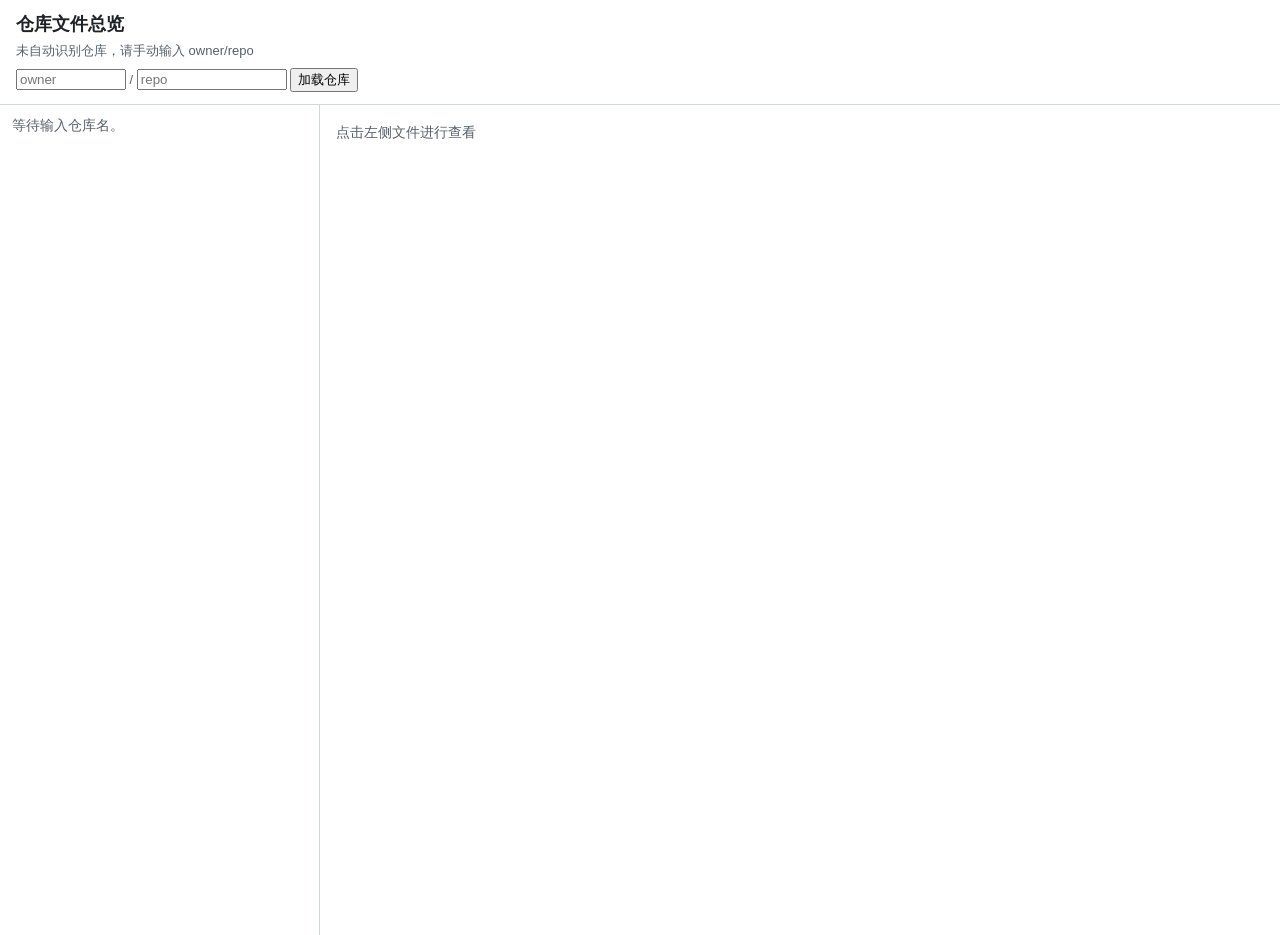
<file: index.html>
<!doctype html>
<html lang="zh-CN">
<head>
  <meta charset="UTF-8" />
  <meta name="viewport" content="width=device-width, initial-scale=1.0" />
  <title>笔记文件总览</title>
  <style>
    :root {
      color-scheme: light dark;
      --bg: #f6f8fa;
      --panel: #fff;
      --border: #d0d7de;
      --text: #1f2328;
      --muted: #57606a;
      --accent: #0969da;
    }
    @media (prefers-color-scheme: dark) {
      :root {
        --bg: #0d1117;
        --panel: #161b22;
        --border: #30363d;
        --text: #e6edf3;
        --muted: #8b949e;
        --accent: #58a6ff;
      }
    }
    * { box-sizing: border-box; }
    body {
      margin: 0;
      font-family: -apple-system, BlinkMacSystemFont, "Segoe UI", sans-serif;
      color: var(--text);
      background: var(--bg);
    }
    header {
      padding: 12px 16px;
      border-bottom: 1px solid var(--border);
      background: var(--panel);
    }
    header h1 {
      margin: 0;
      font-size: 18px;
    }
    header p {
      margin: 6px 0 0;
      color: var(--muted);
      font-size: 13px;
    }
    .layout {
      display: grid;
      grid-template-columns: 320px 1fr;
      height: calc(100vh - 70px);
    }
    aside, main {
      overflow: auto;
      background: var(--panel);
    }
    aside {
      border-right: 1px solid var(--border);
      padding: 12px;
    }
    main {
      padding: 16px;
      white-space: pre-wrap;
      word-break: break-word;
      line-height: 1.6;
    }
    .hint {
      color: var(--muted);
      font-size: 14px;
    }
    .file-btn {
      display: block;
      width: 100%;
      text-align: left;
      border: 1px solid transparent;
      background: transparent;
      color: var(--text);
      border-radius: 6px;
      padding: 6px 8px;
      margin: 2px 0;
      cursor: pointer;
    }
    .file-btn:hover {
      border-color: var(--border);
      background: rgba(9, 105, 218, 0.08);
    }
    .file-btn.active {
      border-color: var(--accent);
      background: rgba(9, 105, 218, 0.15);
    }
    code {
      font-family: ui-monospace, SFMono-Regular, Menlo, Consolas, monospace;
    }
    @media (max-width: 900px) {
      .layout { grid-template-columns: 1fr; height: auto; }
      aside { border-right: 0; border-bottom: 1px solid var(--border); max-height: 38vh; }
      main { min-height: 60vh; }
    }
  </style>
</head>
<body>
  <header>
    <h1>仓库文件总览</h1>
    <p id="repoInfo">正在识别仓库信息...</p>
    <p id="manualRepo" style="display:none; margin:8px 0 0;">
      <input id="ownerInput" placeholder="owner" style="width:110px;" />
      /
      <input id="repoInput" placeholder="repo" style="width:150px;" />
      <button id="loadBtn" type="button">加载仓库</button>
    </p>
  </header>
  <div class="layout">
    <aside>
      <div id="fileList" class="hint">正在加载文件列表...</div>
    </aside>
    <main id="viewer" class="hint">点击左侧文件进行查看</main>
  </div>

  <script>
    const repoInfoEl = document.getElementById("repoInfo");
    const manualRepoEl = document.getElementById("manualRepo");
    const ownerInputEl = document.getElementById("ownerInput");
    const repoInputEl = document.getElementById("repoInput");
    const loadBtnEl = document.getElementById("loadBtn");
    const fileListEl = document.getElementById("fileList");
    const viewerEl = document.getElementById("viewer");

    function parseRepoFromPath() {
      const parts = location.pathname.split("/").filter(Boolean);
      if (parts.length >= 2) return { owner: parts[0], repo: parts[1] };
      return null;
    }

    async function fetchDefaultBranch(owner, repo) {
      const response = await fetch(`https://api.github.com/repos/${owner}/${repo}`);
      if (!response.ok) throw new Error("无法读取仓库信息");
      const data = await response.json();
      return data.default_branch;
    }

    async function fetchFileTree(owner, repo, branch) {
      const response = await fetch(`https://api.github.com/repos/${owner}/${repo}/git/trees/${branch}?recursive=1`);
      if (!response.ok) throw new Error("无法读取文件树");
      const data = await response.json();
      return (data.tree || []).filter(item => item.type === "blob").map(item => item.path);
    }

    function renderMarkdown(source) {
      const html = source
        .replace(/&/g, "&amp;")
        .replace(/</g, "&lt;")
        .replace(/>/g, "&gt;")
        .replace(/^### (.*)$/gm, "<h3>$1</h3>")
        .replace(/^## (.*)$/gm, "<h2>$1</h2>")
        .replace(/^# (.*)$/gm, "<h1>$1</h1>")
        .replace(/\*\*(.*?)\*\*/g, "<strong>$1</strong>")
        .replace(/\*(.*?)\*/g, "<em>$1</em>")
        .replace(/`([^`]+)`/g, "<code>$1</code>")
        .replace(/\n/g, "<br>");
      return html;
    }

    async function showFile(owner, repo, branch, filePath, button) {
      document.querySelectorAll(".file-btn.active").forEach(el => el.classList.remove("active"));
      button.classList.add("active");
      viewerEl.className = "";
      viewerEl.textContent = `正在加载：${filePath}`;
      const url = `https://raw.githubusercontent.com/${owner}/${repo}/${branch}/${filePath}`;
      const response = await fetch(url);
      if (!response.ok) {
        viewerEl.className = "hint";
        viewerEl.textContent = `读取失败：${filePath}`;
        return;
      }
      const text = await response.text();
      if (/\.md$/i.test(filePath)) {
        viewerEl.innerHTML = renderMarkdown(text);
      } else {
        viewerEl.textContent = text;
      }
    }

    async function loadRepo(owner, repoName) {
      repoInfoEl.textContent = `${owner}/${repoName}`;
      try {
        const branch = await fetchDefaultBranch(owner, repoName);
        const files = await fetchFileTree(owner, repoName, branch);
        if (!files.length) {
          fileListEl.textContent = "仓库中没有可展示的文件。";
          return;
        }
        fileListEl.textContent = "";
        files.forEach(filePath => {
          const button = document.createElement("button");
          button.className = "file-btn";
          button.textContent = filePath;
          button.addEventListener("click", () => {
            showFile(owner, repoName, branch, filePath, button).catch(err => {
              viewerEl.className = "hint";
              viewerEl.textContent = `打开失败：${err.message}`;
            });
          });
          fileListEl.appendChild(button);
        });
      } catch (err) {
        fileListEl.className = "hint";
        fileListEl.textContent = `加载失败：${err.message}`;
      }
    }

    async function start() {
      const repo = parseRepoFromPath();
      if (!repo) {
        repoInfoEl.textContent = "未自动识别仓库，请手动输入 owner/repo";
        manualRepoEl.style.display = "block";
        fileListEl.textContent = "等待输入仓库名。";
        return;
      }
      await loadRepo(repo.owner, repo.repo);
    }

    loadBtnEl.addEventListener("click", () => {
      const owner = ownerInputEl.value.trim();
      const repoName = repoInputEl.value.trim();
      if (!owner || !repoName) return;
      manualRepoEl.style.display = "block";
      fileListEl.textContent = "正在加载文件列表...";
      viewerEl.className = "hint";
      viewerEl.textContent = "点击左侧文件进行查看";
      loadRepo(owner, repoName);
    });

    start();
  </script>
</body>
</html>
</file>
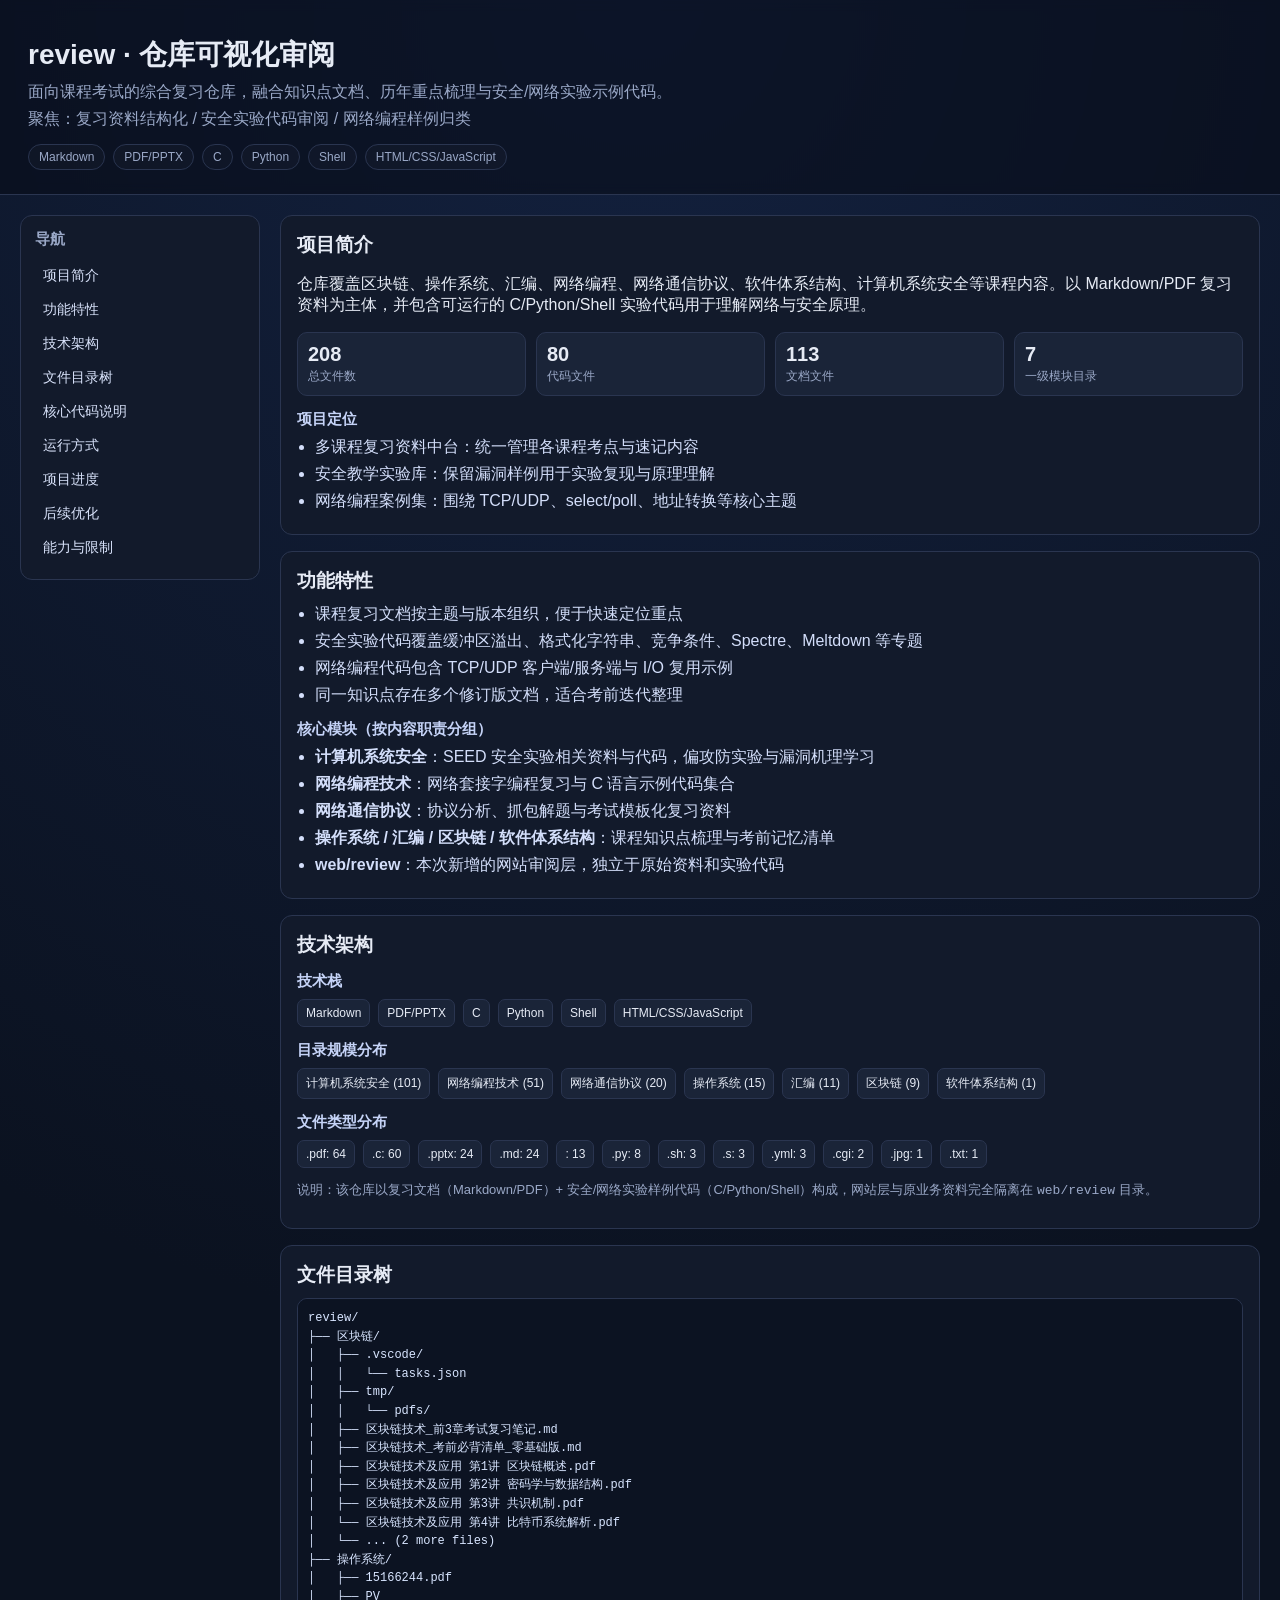
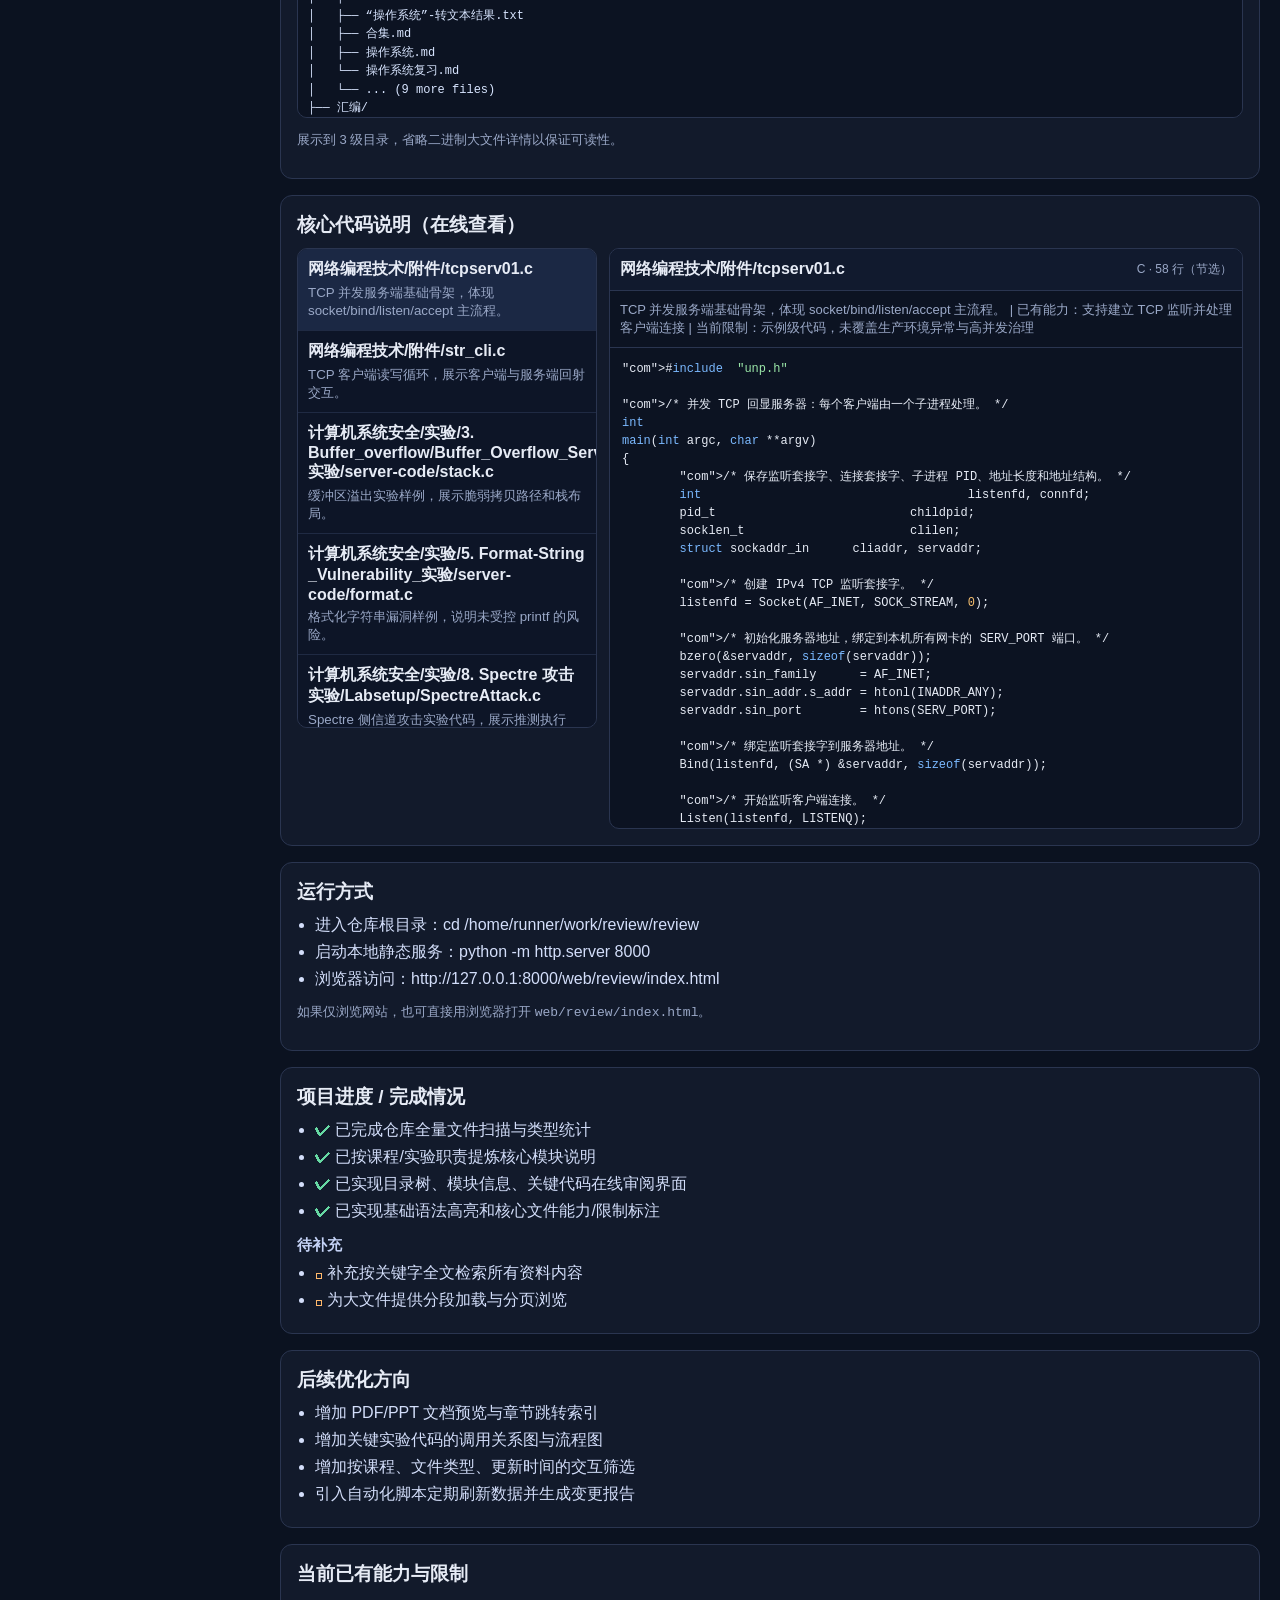
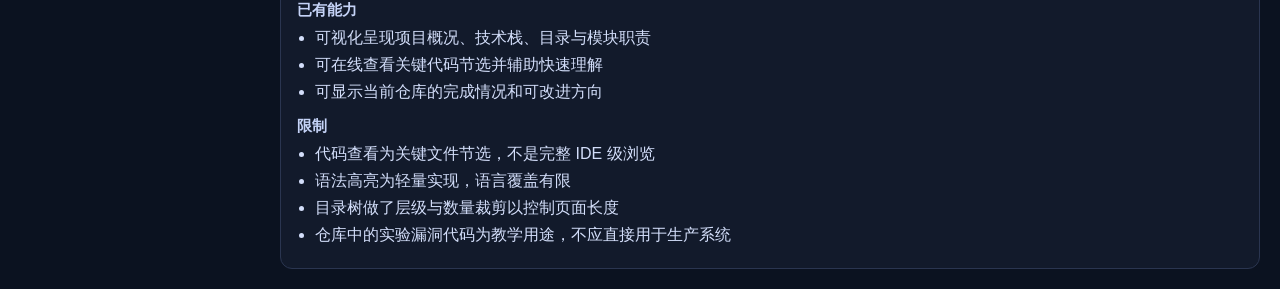
<file: web/review/index.html>
<!doctype html>
<html lang="zh-CN">
<head>
  <meta charset="UTF-8" />
  <meta name="viewport" content="width=device-width, initial-scale=1.0" />
  <title>review 仓库可视化审阅</title>
  <link rel="stylesheet" href="./styles.css" />
</head>
<body>
  <header class="hero" id="top"></header>

  <main class="layout">
    <aside class="nav">
      <h2>导航</h2>
      <a href="#overview">项目简介</a>
      <a href="#features">功能特性</a>
      <a href="#architecture">技术架构</a>
      <a href="#tree">文件目录树</a>
      <a href="#code">核心代码说明</a>
      <a href="#run">运行方式</a>
      <a href="#progress">项目进度</a>
      <a href="#roadmap">后续优化</a>
      <a href="#limits">能力与限制</a>
    </aside>

    <section class="content">
      <section id="overview" class="card"></section>
      <section id="features" class="card"></section>
      <section id="architecture" class="card"></section>
      <section id="tree" class="card"></section>
      <section id="code" class="card"></section>
      <section id="run" class="card"></section>
      <section id="progress" class="card"></section>
      <section id="roadmap" class="card"></section>
      <section id="limits" class="card"></section>
    </section>
  </main>

  <script src="./data.js"></script>
  <script src="./app.js"></script>
</body>
</html>
</file>
<file: web/review/styles.css>
:root {
  --bg: #0b1220;
  --panel: #121a2b;
  --panel2: #1a2438;
  --text: #e6ebf5;
  --muted: #9aa8c7;
  --accent: #5aa0ff;
  --ok: #66d9a3;
  --warn: #ffb86b;
  --border: #2a3550;
}
* { box-sizing: border-box; }
body {
  margin: 0;
  font-family: -apple-system, BlinkMacSystemFont, "Segoe UI", Roboto, "PingFang SC", "Microsoft YaHei", sans-serif;
  background: radial-gradient(circle at top, #13213f 0%, var(--bg) 38%);
  color: var(--text);
}
.hero {
  padding: 36px 28px 24px;
  border-bottom: 1px solid var(--border);
  background: rgba(8, 12, 22, 0.55);
  backdrop-filter: blur(6px);
}
.hero h1 { margin: 0 0 8px; font-size: 28px; }
.hero p { margin: 6px 0; color: var(--muted); }
.badges { display: flex; flex-wrap: wrap; gap: 8px; margin-top: 14px; }
.badge {
  border: 1px solid var(--border);
  border-radius: 999px;
  padding: 5px 10px;
  font-size: 12px;
  color: var(--muted);
  background: rgba(255, 255, 255, 0.02);
}
.layout {
  max-width: 1320px;
  margin: 0 auto;
  display: grid;
  grid-template-columns: 240px 1fr;
  gap: 20px;
  padding: 20px;
}
.nav {
  position: sticky;
  top: 14px;
  align-self: start;
  border: 1px solid var(--border);
  border-radius: 12px;
  background: var(--panel);
  padding: 14px;
}
.nav h2 { margin: 0 0 10px; font-size: 15px; color: var(--muted); }
.nav a {
  display: block;
  color: #d8e2fa;
  text-decoration: none;
  font-size: 14px;
  padding: 8px;
  border-radius: 8px;
}
.nav a:hover { background: var(--panel2); }
.content { display: grid; gap: 16px; }
.card {
  border: 1px solid var(--border);
  border-radius: 12px;
  background: var(--panel);
  padding: 16px;
}
.card h2 { margin: 0 0 10px; font-size: 19px; }
.card h3 { margin: 14px 0 8px; font-size: 15px; color: #c5d3f7; }
.grid { display: grid; grid-template-columns: repeat(auto-fit, minmax(170px, 1fr)); gap: 10px; }
.metric {
  border: 1px solid var(--border);
  border-radius: 10px;
  background: var(--panel2);
  padding: 10px;
}
.metric b { font-size: 20px; display: block; }
.metric span { color: var(--muted); font-size: 12px; }
ul.clean { margin: 0; padding-left: 18px; color: #d3defa; }
ul.clean li { margin: 6px 0; }
.tags { display: flex; flex-wrap: wrap; gap: 8px; }
.tags span {
  border: 1px solid var(--border);
  border-radius: 7px;
  background: var(--panel2);
  padding: 6px 8px;
  font-size: 12px;
}
.tree {
  max-height: 420px;
  overflow: auto;
  border: 1px solid var(--border);
  border-radius: 10px;
  padding: 10px;
  background: #0c1322;
}
.tree-node { font-family: ui-monospace, SFMono-Regular, Menlo, Consolas, monospace; font-size: 12px; color: #d8e5ff; line-height: 1.55; white-space: pre; }
.code-layout { display: grid; grid-template-columns: 300px 1fr; gap: 12px; }
.file-list {
  border: 1px solid var(--border);
  border-radius: 10px;
  background: #0d1527;
  max-height: 480px;
  overflow: auto;
}
.file-item {
  padding: 10px;
  border-bottom: 1px solid #1f2a43;
  cursor: pointer;
}
.file-item:hover, .file-item.active { background: #1b2844; }
.file-item small { display: block; color: var(--muted); margin-top: 4px; }
.code-panel {
  border: 1px solid var(--border);
  border-radius: 10px;
  overflow: hidden;
  background: #0c1322;
}
.code-head {
  padding: 10px;
  border-bottom: 1px solid var(--border);
  background: #111a2e;
  display: flex;
  justify-content: space-between;
  gap: 8px;
  align-items: center;
}
.code-head span { color: var(--muted); font-size: 12px; }
pre {
  margin: 0;
  overflow: auto;
  max-height: 480px;
  padding: 12px;
  font-size: 12px;
  line-height: 1.5;
}
code { font-family: ui-monospace, SFMono-Regular, Menlo, Consolas, monospace; }
.kw { color: #7bb9ff; }
.str { color: #9be7a8; }
.com { color: #7f90b4; font-style: italic; }
.num { color: #f8c06f; }
.note { color: var(--muted); font-size: 13px; }
.ok { color: var(--ok); }
.warn { color: var(--warn); }
@media (max-width: 960px) {
  .layout { grid-template-columns: 1fr; }
  .nav { position: relative; top: 0; }
  .code-layout { grid-template-columns: 1fr; }
}
</file>
